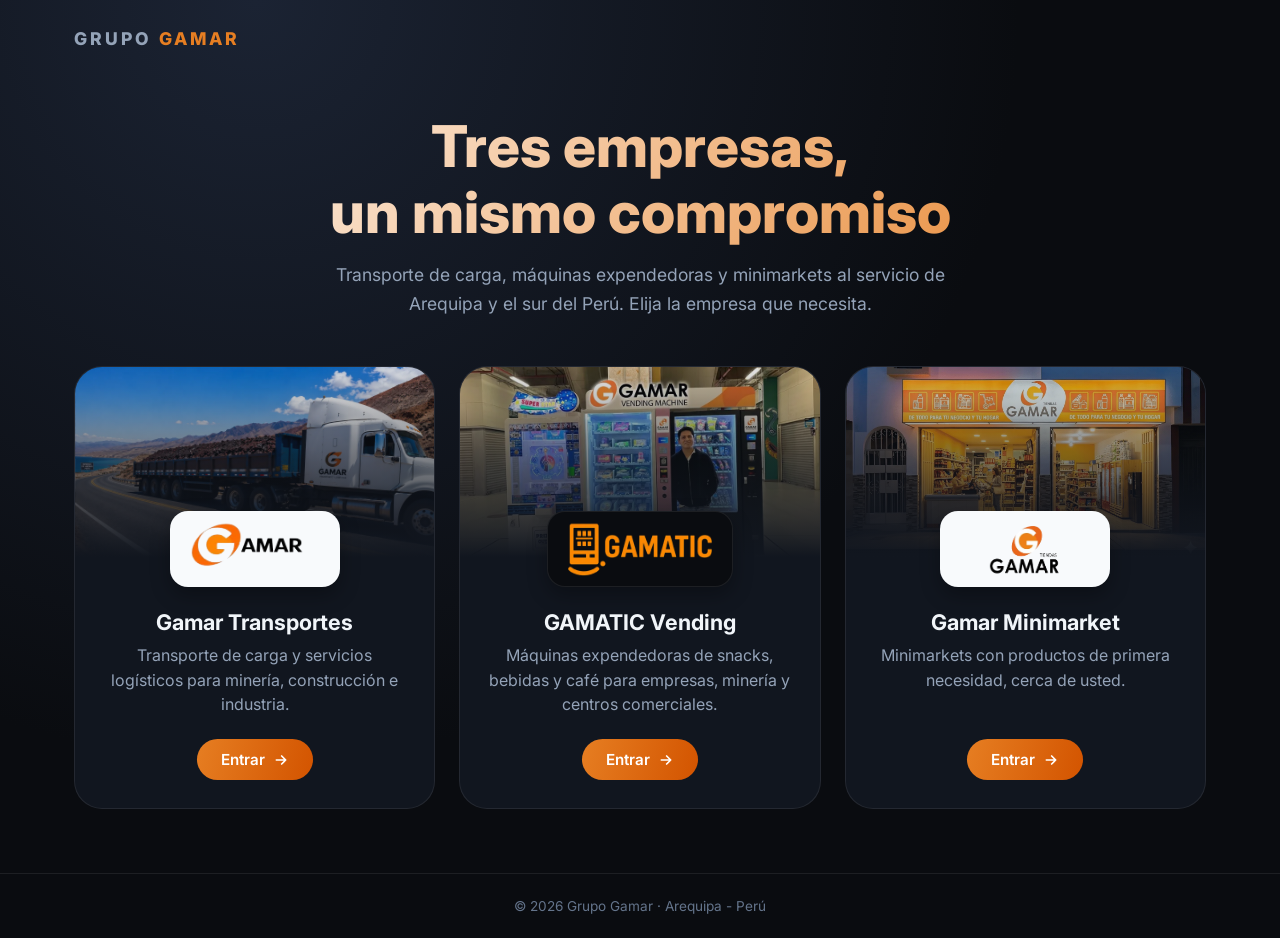
<file: index.html>
<!DOCTYPE html>
<html lang="es">
<head>
    <meta charset="UTF-8">
    <meta name="viewport" content="width=device-width, initial-scale=1.0">
    <title>Grupo Gamar | Transporte, Vending y Minimarkets en Arequipa</title>
    <link rel="canonical" href="https://www.gamarperu.com/">
    <meta property="og:url" content="https://www.gamarperu.com/">
    <meta name="description" content="Grupo Gamar reúne tres empresas del sur del Perú: Gamar Transportes (carga y logística), GAMATIC (máquinas expendedoras) y Gamar Minimarket.">
    <meta name="theme-color" content="#0a0c10">
    <meta property="og:type" content="website">
    <meta property="og:locale" content="es_PE">
    <meta property="og:site_name" content="Grupo Gamar">
    <meta property="og:title" content="Grupo Gamar | Transporte, Vending y Minimarkets">
    <meta property="og:description" content="Tres empresas, un mismo compromiso con el sur del Perú.">
    <link rel="icon" href="/transporte-gamar/images/logog.ico" sizes="any">
    <link rel="preconnect" href="https://fonts.googleapis.com">
    <link rel="preconnect" href="https://fonts.gstatic.com" crossorigin>
    <link href="https://fonts.googleapis.com/css2?family=Inter:wght@400;500;600;700;800&display=swap" rel="stylesheet">
    <style>
        :root {
            --bg: #0a0c10;
            --card: #11161f;
            --text: #f1f5f9;
            --muted: #94a3b8;
            --accent: #e67e22;
            --line: rgba(255, 255, 255, 0.08);
        }
        * { margin: 0; padding: 0; box-sizing: border-box; }
        body {
            font-family: "Inter", system-ui, sans-serif;
            background: radial-gradient(circle at 20% 0%, #1b2333 0%, var(--bg) 55%);
            background-color: var(--bg);
            color: var(--text);
            min-height: 100vh;
            display: flex;
            flex-direction: column;
        }
        .wrap { max-width: 1180px; margin: 0 auto; padding: 0 24px; width: 100%; }
        header { padding: 28px 0 0; }
        .brand { font-weight: 800; font-size: 1.1rem; letter-spacing: 3px; text-transform: uppercase; color: var(--muted); }
        .brand span { color: var(--accent); }
        .intro { text-align: center; padding: 64px 0 48px; }
        .intro h1 {
            font-size: clamp(2.2rem, 5vw, 3.6rem);
            font-weight: 800;
            line-height: 1.15;
            background: linear-gradient(125deg, #ffffff, var(--accent));
            -webkit-background-clip: text;
            background-clip: text;
            color: transparent;
            margin-bottom: 16px;
        }
        .intro p { color: var(--muted); font-size: 1.1rem; max-width: 620px; margin: 0 auto; line-height: 1.6; }
        .grid { display: grid; grid-template-columns: repeat(3, 1fr); gap: 24px; padding-bottom: 64px; }
        .card {
            position: relative;
            display: flex;
            flex-direction: column;
            border-radius: 28px;
            overflow: hidden;
            background: var(--card);
            border: 1px solid var(--line);
            color: inherit;
            text-decoration: none;
            transition: transform 0.25s ease, border-color 0.25s ease, box-shadow 0.25s ease;
        }
        .card:hover, .card:focus-visible {
            transform: translateY(-6px);
            border-color: var(--accent);
            box-shadow: 0 20px 40px rgba(0, 0, 0, 0.35);
            outline: none;
        }
        .card-media {
            height: 190px;
            background-size: cover;
            background-position: center;
            position: relative;
        }
        .card-media::after {
            content: "";
            position: absolute;
            inset: 0;
            background: linear-gradient(180deg, rgba(17, 22, 31, 0.1), var(--card));
        }
        .card-logo {
            position: relative;
            z-index: 1;
            margin: -46px auto 0;
            background: #f8fafc;
            border-radius: 18px;
            padding: 10px 20px;
            height: 76px;
            min-width: 170px;
            display: flex;
            align-items: center;
            justify-content: center;
            box-shadow: 0 8px 20px rgba(0, 0, 0, 0.3);
        }
        .card-logo.dark { background: #0a0c10; border: 1px solid var(--line); }
        .card-logo img { max-height: 56px; max-width: 170px; object-fit: contain; }
        .card-body { padding: 22px 26px 28px; text-align: center; display: flex; flex-direction: column; flex: 1; }
        .card-body h2 { font-size: 1.35rem; margin-bottom: 8px; }
        .card-body p { color: var(--muted); line-height: 1.55; flex: 1; margin-bottom: 22px; }
        .card-cta {
            align-self: center;
            display: inline-flex;
            align-items: center;
            gap: 8px;
            padding: 11px 24px;
            border-radius: 60px;
            font-weight: 600;
            font-size: 0.95rem;
            color: #fff;
            background: linear-gradient(105deg, #e67e22, #d35400);
        }
        .card-cta svg { width: 16px; height: 16px; }
        footer {
            margin-top: auto;
            border-top: 1px solid var(--line);
            padding: 24px 0;
            color: #64748b;
            font-size: 0.85rem;
            text-align: center;
        }
        @media (max-width: 900px) {
            .grid { grid-template-columns: 1fr; max-width: 480px; margin: 0 auto; }
            .intro { padding: 40px 0 32px; }
            .card-media { height: 150px; }
        }
        @media (max-width: 480px) {
            .wrap { padding: 0 16px; }
        }
        @media (prefers-reduced-motion: reduce) {
            .card { transition: none; }
        }
    </style>
</head>
<body>
    <header>
        <div class="wrap"><div class="brand">Grupo <span>Gamar</span></div></div>
    </header>

    <main class="wrap">
        <section class="intro">
            <h1>Tres empresas,<br>un mismo compromiso</h1>
            <p>Transporte de carga, máquinas expendedoras y minimarkets al servicio de Arequipa y el sur del Perú. Elija la empresa que necesita.</p>
        </section>

        <section class="grid" aria-label="Empresas de Grupo Gamar">
            <a class="card" href="/transporte-gamar/">
                <div class="card-media" style="background-image:url('/transporte-gamar/images/portada03.webp')"></div>
                <div class="card-logo"><img src="/gamatic/images/logogamar.webp" alt="Logo Gamar Transportes"></div>
                <div class="card-body">
                    <h2>Gamar Transportes</h2>
                    <p>Transporte de carga y servicios logísticos para minería, construcción e industria.</p>
                    <span class="card-cta">Entrar <svg viewBox="0 0 24 24" fill="none" stroke="currentColor" stroke-width="2.5" stroke-linecap="round" stroke-linejoin="round" aria-hidden="true"><path d="M5 12h14M13 6l6 6-6 6"/></svg></span>
                </div>
            </a>

            <a class="card" href="/gamatic/">
                <div class="card-media" style="background-image:url('/gamatic/images/fondo_nosotros.webp')"></div>
                <div class="card-logo dark"><img src="/gamatic/images/gamatic_logo.webp" alt="Logo GAMATIC"></div>
                <div class="card-body">
                    <h2>GAMATIC Vending</h2>
                    <p>Máquinas expendedoras de snacks, bebidas y café para empresas, minería y centros comerciales.</p>
                    <span class="card-cta">Entrar <svg viewBox="0 0 24 24" fill="none" stroke="currentColor" stroke-width="2.5" stroke-linecap="round" stroke-linejoin="round" aria-hidden="true"><path d="M5 12h14M13 6l6 6-6 6"/></svg></span>
                </div>
            </a>

            <a class="card" href="/minimarket-gamar/">
                <div class="card-media" style="background-image:url('/minimarket-gamar/images/portada_tiendas.webp')"></div>
                <div class="card-logo"><img src="/minimarket-gamar/images/tiendas_sinfondo.webp" alt="Logo Gamar Minimarket"></div>
                <div class="card-body">
                    <h2>Gamar Minimarket</h2>
                    <p>Minimarkets con productos de primera necesidad, cerca de usted.</p>
                    <span class="card-cta">Entrar <svg viewBox="0 0 24 24" fill="none" stroke="currentColor" stroke-width="2.5" stroke-linecap="round" stroke-linejoin="round" aria-hidden="true"><path d="M5 12h14M13 6l6 6-6 6"/></svg></span>
                </div>
            </a>
        </section>
    </main>

    <footer>
        <div class="wrap">&copy; <span id="y">2026</span> Grupo Gamar · Arequipa - Perú</div>
    </footer>
    <script>document.getElementById("y").textContent = new Date().getFullYear();</script>
</body>
</html>
</file>
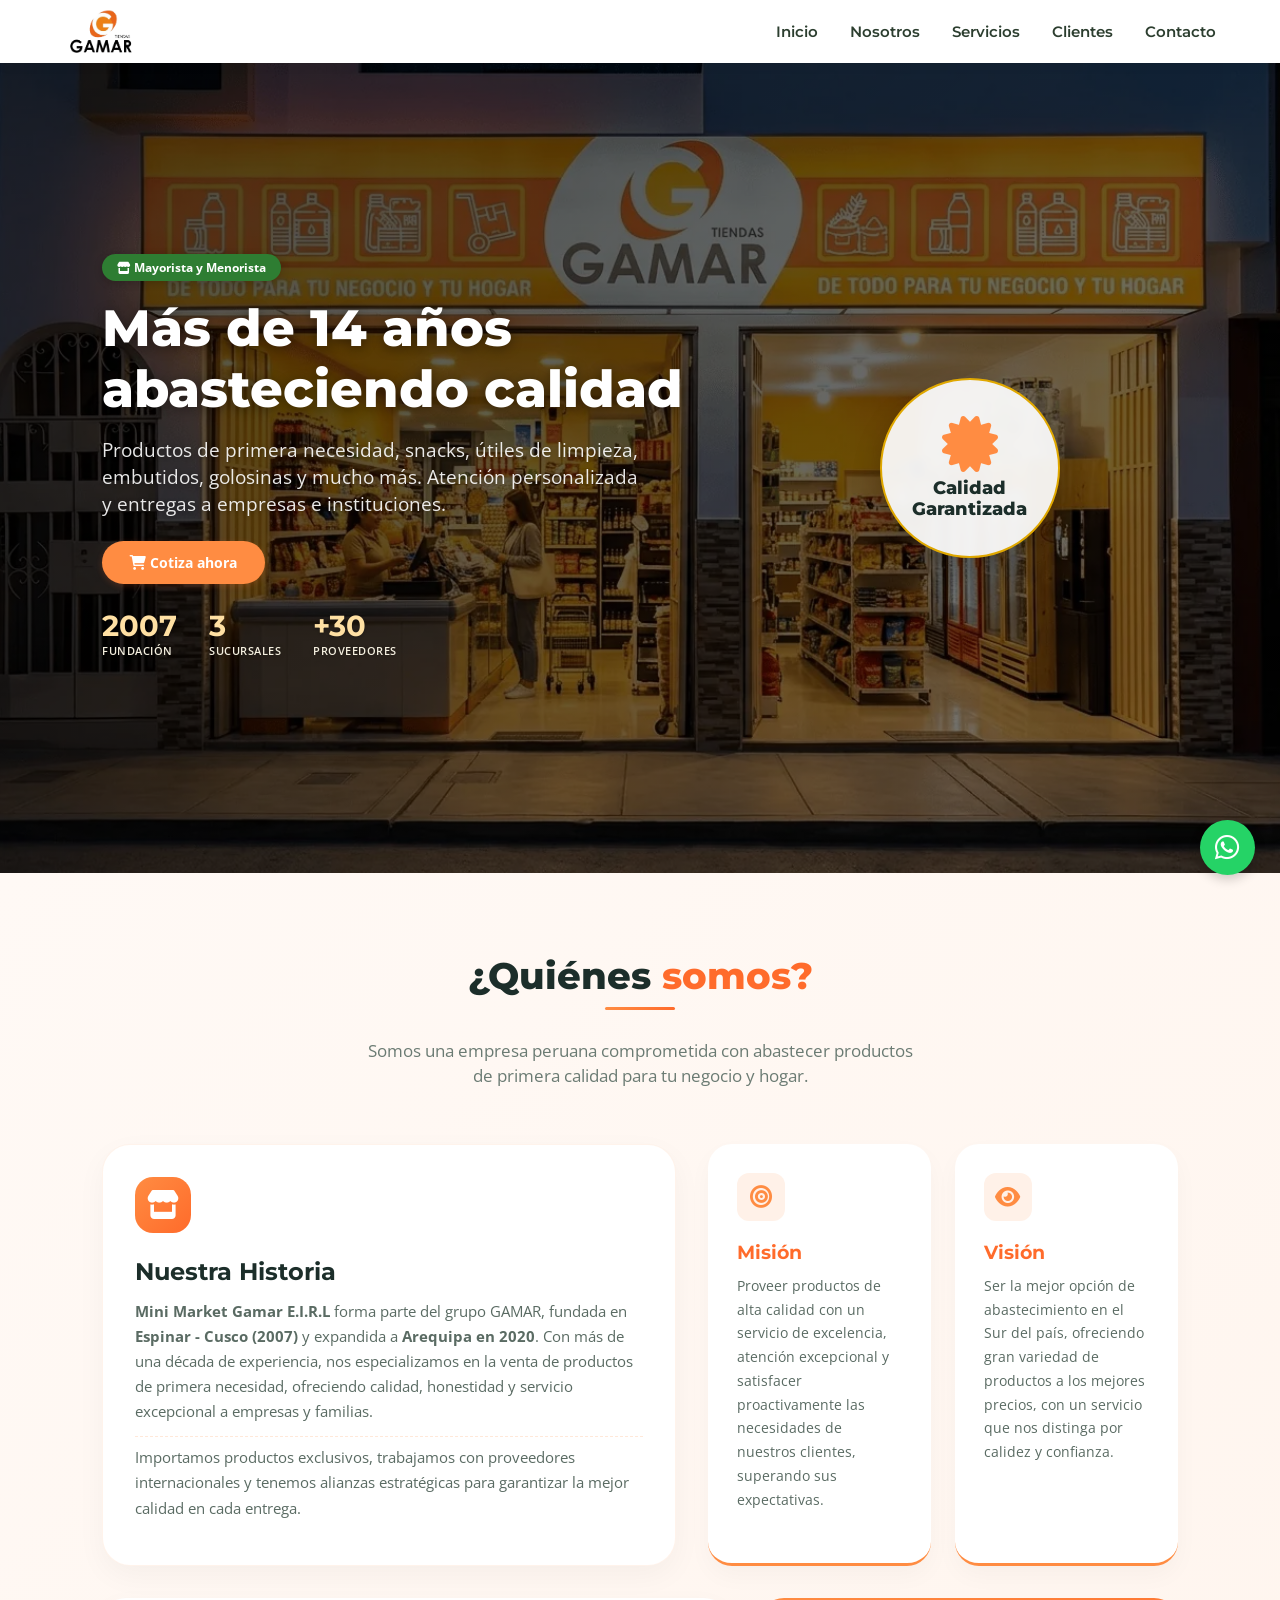
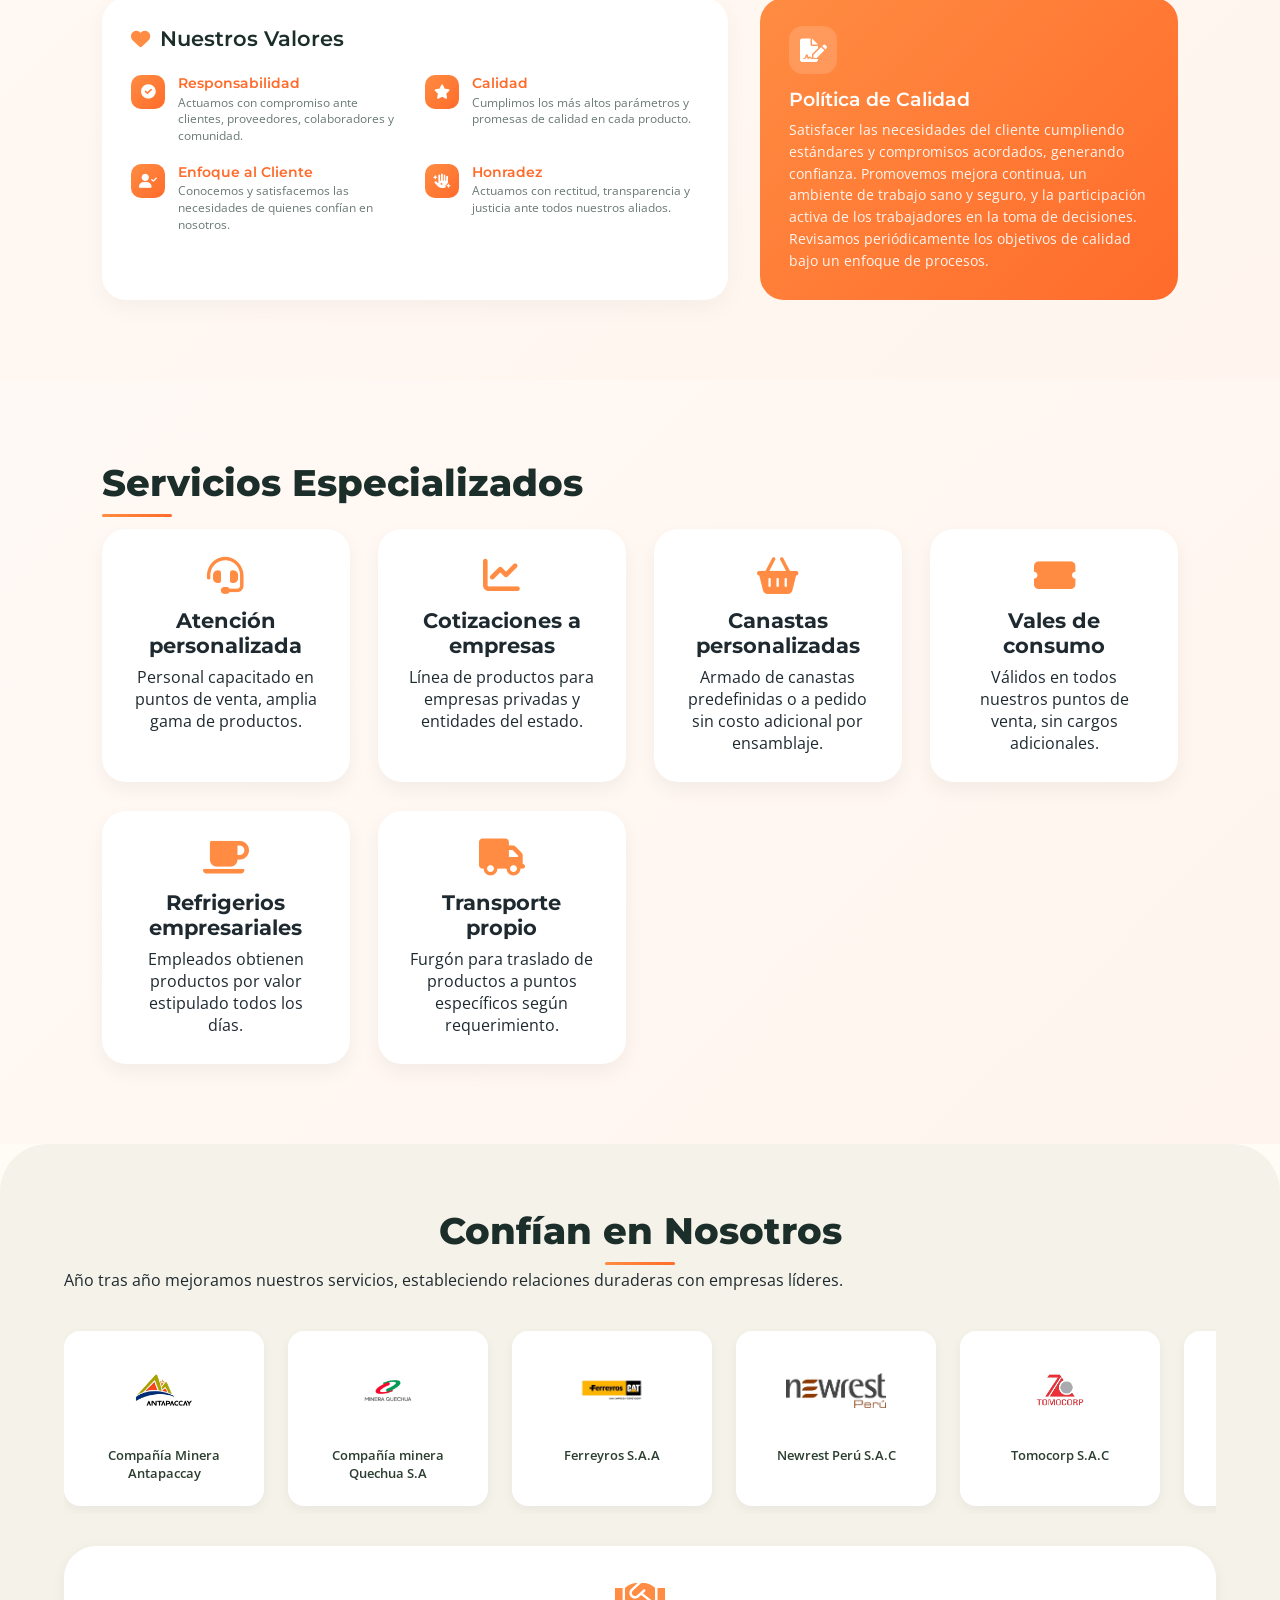
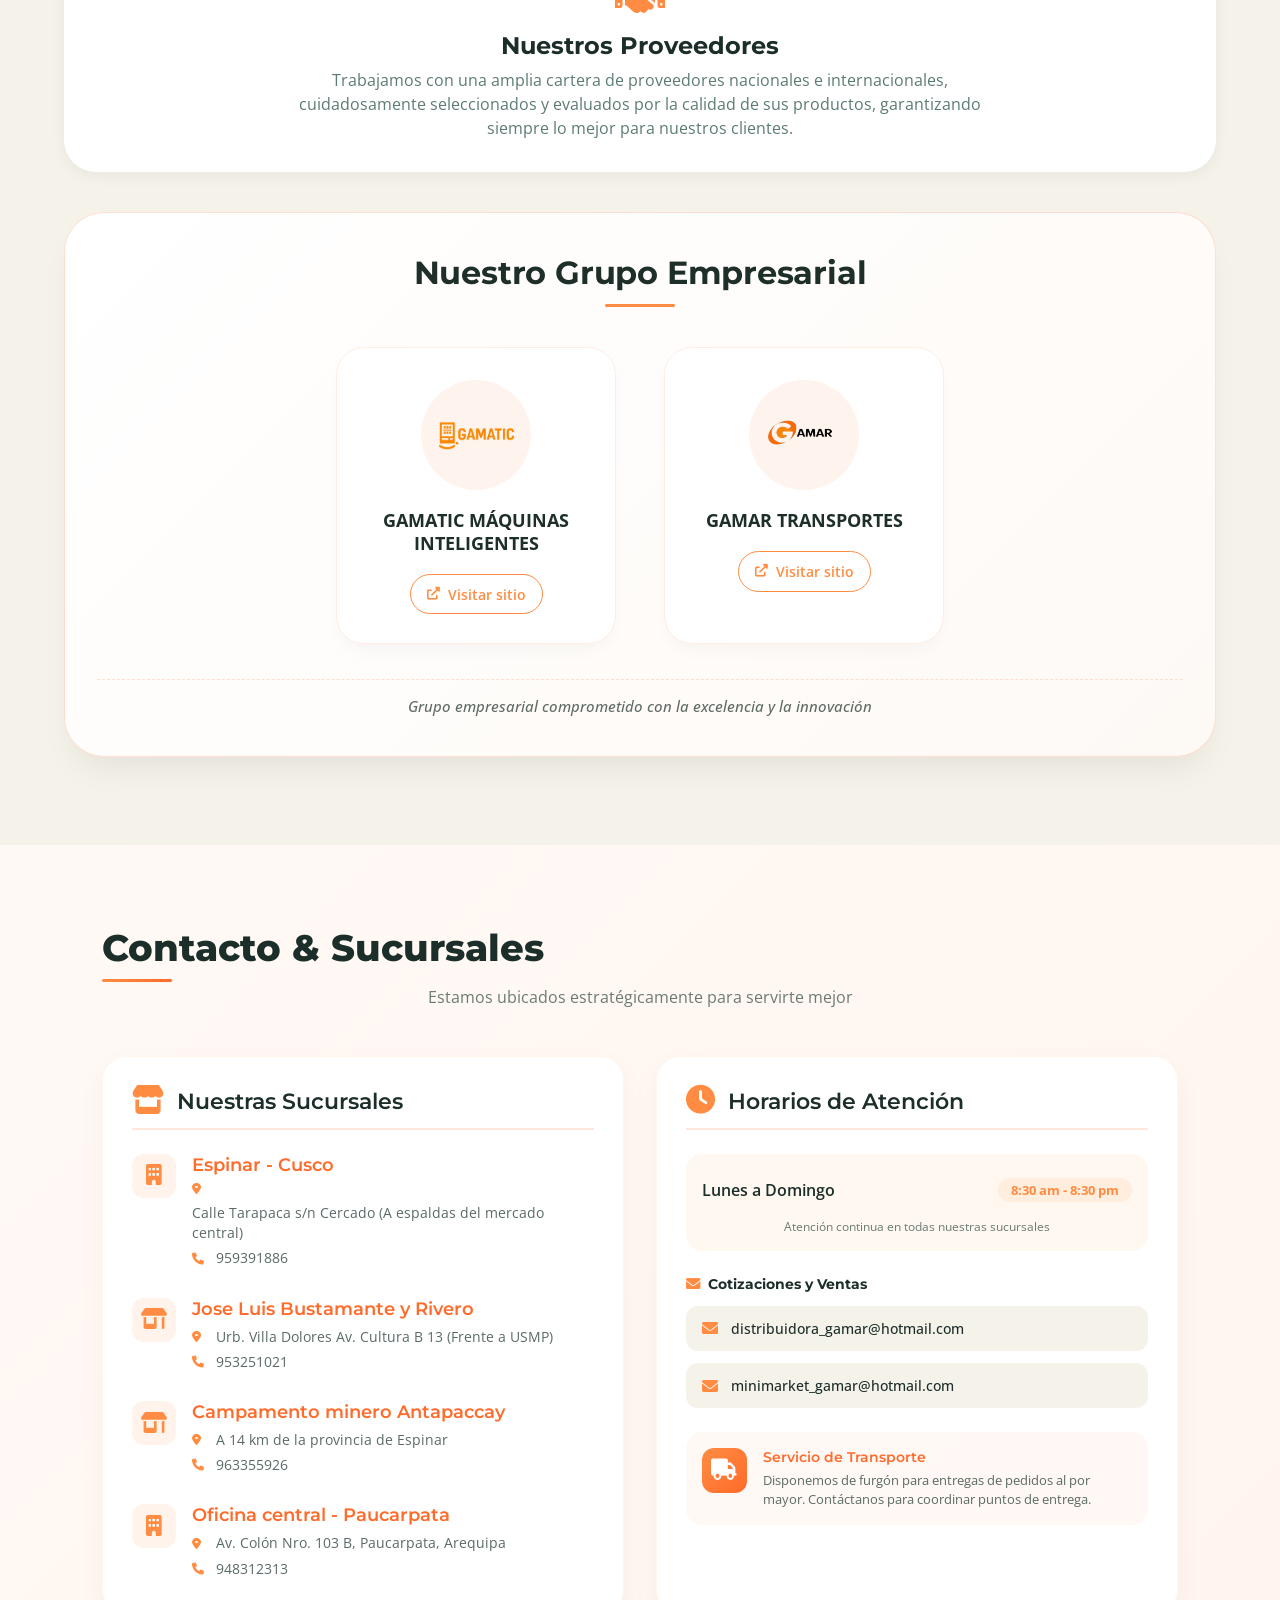
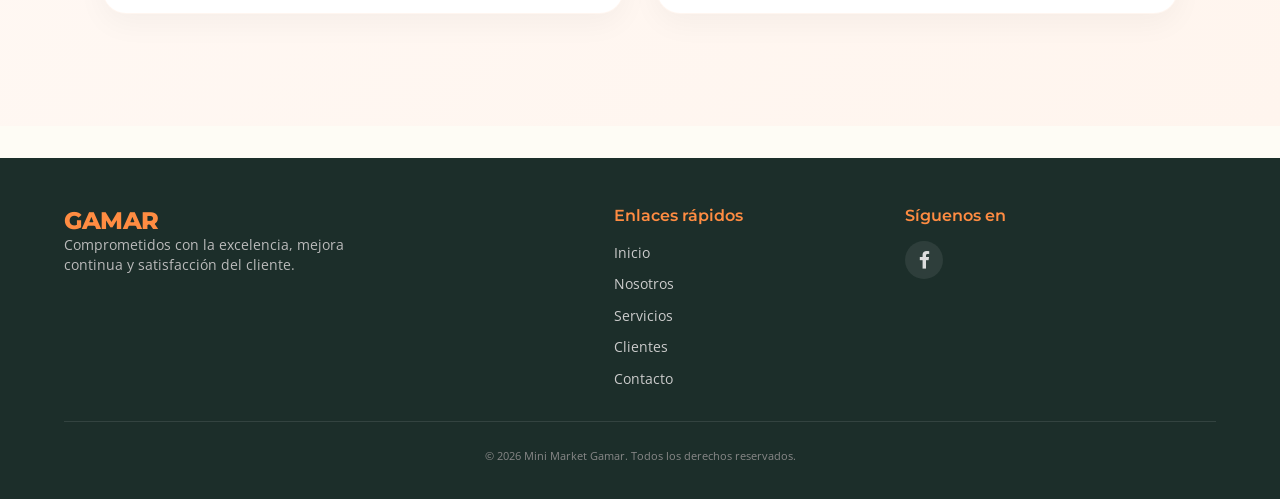
<file: minimarket-gamar/index.html>
<!doctype html>
<html lang="es">
  <head>
    <meta charset="UTF-8" />
    <meta
      name="viewport"
      content="width=device-width, initial-scale=1.0, user-scalable=yes"
    />
    <title>Mini Market Gamar | Distribuidora Mayorista y Minorista en Arequipa · Grupo Gamar</title>
    <link rel="canonical" href="https://www.gamarperu.com/minimarket-gamar/">
    <meta property="og:url" content="https://www.gamarperu.com/minimarket-gamar/">
    <meta name="description" content="Mini Market Gamar: distribuidora mayorista y minorista en Arequipa. Productos de primera necesidad, snacks, limpieza y entregas a empresas e instituciones. Empresa de Grupo Gamar.">
    <meta property="og:title" content="Mini Market Gamar | Distribuidora Mayorista y Minorista en Arequipa · Grupo Gamar">
    <meta property="og:description" content="Mini Market Gamar: distribuidora mayorista y minorista en Arequipa. Productos de primera necesidad, snacks, limpieza y entregas a empresas e instituciones. Empresa de Grupo Gamar.">
    <meta property="og:type" content="website">
    <meta property="og:locale" content="es_PE">

    <!-- FAVICON - Logo personalizado -->
    <link
      rel="shortcut icon"
      href="images/tiendas_gamar.ico"
      type="image/x-icon"
    />
    <link
      rel="icon"
      type="image/png"
      sizes="32x32"
      href="images/tiendas_gamar-32x32.png"
    />
    <link
      rel="icon"
      type="image/png"
      sizes="16x16"
      href="images/tiendas_gamar-16x16.png"
    />
    <link
      rel="apple-touch-icon"
      sizes="180x180"
      href="images/tiendas_gamar-180x180.png"
    />

    <!-- Font Awesome 6 -->
    <link
      rel="stylesheet"
      href="https://cdnjs.cloudflare.com/ajax/libs/font-awesome/6.0.0-beta3/css/all.min.css"
    />
    <!-- Google Fonts: Montserrat + Open Sans -->
    <link
      href="https://fonts.googleapis.com/css2?family=Montserrat:wght@400;500;600;700;800&family=Open+Sans:wght@300;400;600;700&display=swap"
      rel="stylesheet"
    />
    <link rel="stylesheet" href="style.css" />
  </head>
  <body>
    <!-- Barra de navegación -->
    <div class="navbar">
      <div class="logo-container">
        <img src="images/tiendas_sinfondo.webp" alt="GAMAR" class="logo-img" />
      </div>
      <div class="mobile-menu" id="mobileMenuBtn">
        <i class="fas fa-bars"></i>
      </div>
      <ul class="nav-links" id="navLinks">
        <li><a href="#inicio">Inicio</a></li>
        <li><a href="#nosotros">Nosotros</a></li>
        <li><a href="#servicios">Servicios</a></li>
        <li><a href="#clientes">Clientes</a></li>
        <li><a href="#contacto">Contacto</a></li>
      </ul>
    </div>

    <!-- Hero / Inicio -->
    <section id="inicio" class="hero">
      <div class="hero-content">
        <span class="hero-badge"
          ><i class="fas fa-store"></i> Mayorista y Menorista</span
        >
        <h1>
          Más de 14 años <br />
          abasteciendo calidad
        </h1>
        <p>
          Productos de primera necesidad, snacks, útiles de limpieza, embutidos,
          golosinas y mucho más. Atención personalizada y entregas a empresas e
          instituciones.
        </p>
        <a href="#contacto" class="btn-primary"
          ><i class="fas fa-shopping-cart"></i> Cotiza ahora</a
        >
        <div class="hero-stats">
          <div class="stat-item">
            <h3>2007</h3>
            <p>Fundación</p>
          </div>
          <div class="stat-item">
            <h3>3</h3>
            <p>Sucursales</p>
          </div>
          <div class="stat-item">
            <h3>+30</h3>
            <p>Proveedores</p>
          </div>
        </div>
      </div>
      <div class="hero-image">
        <div class="quality-badge">
          <i class="fas fa-certificate"></i>
          <span>Calidad Garantizada</span>
        </div>
      </div>
    </section>

    <!-- Quiénes Somos + Misión, Visión, Valores -->
    <section id="nosotros" class="section">
      <div class="nosotros-container">
        <div class="nosotros-header">
          <h2 class="section-title">
            ¿Quiénes <span class="text-orange">somos?</span>
          </h2>
          <p class="nosotros-intro">
            Somos una empresa peruana comprometida con abastecer productos de
            primera calidad para tu negocio y hogar.
          </p>
        </div>

        <div class="nosotros-grid">
          <!-- Historia -->
          <div class="historia-card">
            <div class="card-icon">
              <i class="fas fa-store"></i>
            </div>
            <h3>Nuestra Historia</h3>
            <p>
              <strong>Mini Market Gamar E.I.R.L</strong> forma parte del grupo
              GAMAR, fundada en <strong>Espinar - Cusco (2007)</strong> y
              expandida a <strong>Arequipa en 2020</strong>. Con más de una
              década de experiencia, nos especializamos en la venta de productos
              de primera necesidad, ofreciendo calidad, honestidad y servicio
              excepcional a empresas y familias.
            </p>
            <p class="mt-2">
              Importamos productos exclusivos, trabajamos con proveedores
              internacionales y tenemos alianzas estratégicas para garantizar la
              mejor calidad en cada entrega.
            </p>
          </div>

          <!-- Tarjetas de Misión y Visión -->
          <div class="mision-vision-grid">
            <div class="mision-card">
              <div class="card-icon">
                <i class="fas fa-bullseye"></i>
              </div>
              <h3>Misión</h3>
              <p>
                Proveer productos de alta calidad con un servicio de excelencia,
                atención excepcional y satisfacer proactivamente las necesidades
                de nuestros clientes, superando sus expectativas.
              </p>
            </div>
            <div class="vision-card">
              <div class="card-icon">
                <i class="fas fa-eye"></i>
              </div>
              <h3>Visión</h3>
              <p>
                Ser la mejor opción de abastecimiento en el Sur del país,
                ofreciendo gran variedad de productos a los mejores precios, con
                un servicio que nos distinga por calidez y confianza.
              </p>
            </div>
          </div>
        </div>

        <!-- Valores + Política de Calidad integrados -->
        <div class="valores-politica">
          <div class="valores-section">
            <h3>
              <i class="fas fa-heart" style="color: var(--primary-orange)"></i>
              Nuestros Valores
            </h3>
            <div class="valores-grid">
              <div class="valor-item">
                <div class="valor-icon">
                  <i class="fas fa-check-circle"></i>
                </div>
                <div>
                  <h4>Responsabilidad</h4>
                  <p>
                    Actuamos con compromiso ante clientes, proveedores,
                    colaboradores y comunidad.
                  </p>
                </div>
              </div>
              <div class="valor-item">
                <div class="valor-icon"><i class="fas fa-star"></i></div>
                <div>
                  <h4>Calidad</h4>
                  <p>
                    Cumplimos los más altos parámetros y promesas de calidad en
                    cada producto.
                  </p>
                </div>
              </div>
              <div class="valor-item">
                <div class="valor-icon"><i class="fas fa-user-check"></i></div>
                <div>
                  <h4>Enfoque al Cliente</h4>
                  <p>
                    Conocemos y satisfacemos las necesidades de quienes confían
                    en nosotros.
                  </p>
                </div>
              </div>
              <div class="valor-item">
                <div class="valor-icon">
                  <i class="fas fa-hand-sparkles"></i>
                </div>
                <div>
                  <h4>Honradez</h4>
                  <p>
                    Actuamos con rectitud, transparencia y justicia ante todos
                    nuestros aliados.
                  </p>
                </div>
              </div>
            </div>
          </div>

          <div class="politica-section">
            <div class="politica-icon">
              <i class="fas fa-file-signature"></i>
            </div>
            <div class="politica-content">
              <h3>Política de Calidad</h3>
              <p>
                Satisfacer las necesidades del cliente cumpliendo estándares y
                compromisos acordados, generando confianza. Promovemos mejora
                continua, un ambiente de trabajo sano y seguro, y la
                participación activa de los trabajadores en la toma de
                decisiones. Revisamos periódicamente los objetivos de calidad
                bajo un enfoque de procesos.
              </p>
            </div>
          </div>
        </div>
      </div>
    </section>

    <!-- Servicios Destacados -->
    <section id="servicios" class="section">
      <h2 class="section-title">Servicios Especializados</h2>
      <div class="services-grid">
        <div class="service-card">
          <i class="fas fa-headset"></i>
          <h3>Atención personalizada</h3>
          <p>
            Personal capacitado en puntos de venta, amplia gama de productos.
          </p>
        </div>
        <div class="service-card">
          <i class="fas fa-chart-line"></i>
          <h3>Cotizaciones a empresas</h3>
          <p>
            Línea de productos para empresas privadas y entidades del estado.
          </p>
        </div>
        <div class="service-card">
          <i class="fas fa-basket-shopping"></i>
          <h3>Canastas personalizadas</h3>
          <p>
            Armado de canastas predefinidas o a pedido sin costo adicional por
            ensamblaje.
          </p>
        </div>
        <div class="service-card">
          <i class="fas fa-ticket-alt"></i>
          <h3>Vales de consumo</h3>
          <p>
            Válidos en todos nuestros puntos de venta, sin cargos adicionales.
          </p>
        </div>
        <div class="service-card">
          <i class="fas fa-coffee"></i>
          <h3>Refrigerios empresariales</h3>
          <p>
            Empleados obtienen productos por valor estipulado todos los días.
          </p>
        </div>
        <div class="service-card">
          <i class="fas fa-truck"></i>
          <h3>Transporte propio</h3>
          <p>
            Furgón para traslado de productos a puntos específicos según
            requerimiento.
          </p>
        </div>
      </div>
    </section>

    <!-- Nuestros Clientes y Proveedores -->
    <section id="clientes" class="client-section">
      <h2 class="section-title">Confían en Nosotros</h2>
      <p style="margin-bottom: 1.5rem">
        Año tras año mejoramos nuestros servicios, estableciendo relaciones
        duraderas con empresas líderes.
      </p>

      <div class="client-carousel-container">
        <div class="client-carousel">
          <div class="client-carousel-track" id="clientTrack"></div>
        </div>
      </div>

      <div class="proveedores-text">
        <i class="fas fa-handshake"></i>
        <h3>Nuestros Proveedores</h3>
        <p>
          Trabajamos con una amplia cartera de proveedores nacionales e
          internacionales, cuidadosamente seleccionados y evaluados por la
          calidad de sus productos, garantizando siempre lo mejor para nuestros
          clientes.
        </p>
      </div>

      <!-- HTML del bloque Grupo Empresarial-->
      <div class="grupo-empresarial">
        <h3 class="grupo-titulo">Nuestro Grupo Empresarial</h3>

        <div class="grupo-logos">
          <!-- GAMATIC -->
          <div class="grupo-item">
            <div class="grupo-icon">
              <img
                src="images/gamatic_logo.webp"
                alt="GAMATIC"
                class="grupo-img"
              />
            </div>
            <span>GAMATIC MÁQUINAS INTELIGENTES</span>
            <button
              class="grupo-btn"
              data-url="/gamatic/"
            >
              <i class="fas fa-external-link-alt"></i> Visitar sitio
            </button>
          </div>

          <!-- GAMAR TIENDAS -->
          <div class="grupo-item">
            <div class="grupo-icon">
              <img
                src="images/logogamar.webp"
                alt="GAMAR TIENDAS"
                class="grupo-img"
              />
            </div>
            <span>GAMAR TRANSPORTES</span>
            <button
              class="grupo-btn"
              data-url="/transporte-gamar/"
            >
              <i class="fas fa-external-link-alt"></i> Visitar sitio
            </button>
          </div>
        </div>

        <div class="grupo-footer">
          <p>
            Grupo empresarial comprometido con la excelencia y la innovación
          </p>
        </div>
      </div>
    </section>

    <!-- Contacto y ubicaciones -->
    <section id="contacto" class="section">
      <div class="contact-header">
        <h2 class="section-title">Contacto & <span>Sucursales</span></h2>
        <p class="contact-subtitle">
          Estamos ubicados estratégicamente para servirte mejor
        </p>
      </div>

      <div class="contact-grid">
        <!-- Tarjeta de Sucursales -->
        <div class="contact-card">
          <div class="card-header">
            <i class="fas fa-store"></i>
            <h3>Nuestras Sucursales</h3>
          </div>
          <div class="sucursales-list">
            <div class="sucursal-item">
              <div class="sucursal-icon">
                <i class="fas fa-building"></i>
              </div>
              <div class="sucursal-info">
                <h4>Espinar - Cusco</h4>
                <p>
                  <i class="fas fa-map-marker-alt"></i> Calle Tarapaca s/n
                  Cercado (A espaldas del mercado central)
                </p>
                <p><i class="fas fa-phone"></i> 959391886</p>
              </div>
            </div>
            <div class="sucursal-item">
              <div class="sucursal-icon">
                <i class="fa-solid fa-shop"></i>
              </div>
              <div class="sucursal-info">
                <h4>Jose Luis Bustamante y Rivero</h4>
                <p>
                  <i class="fas fa-map-marker-alt"></i> Urb. Villa Dolores Av.
                  Cultura B 13 (Frente a USMP)
                </p>
                <p><i class="fas fa-phone"></i> 953251021</p>
              </div>
            </div>
            <div class="sucursal-item">
              <div class="sucursal-icon">
                <i class="fa-solid fa-shop"></i>
              </div>
              <div class="sucursal-info">
                <h4>Campamento minero Antapaccay</h4>
                <p>
                  <i class="fas fa-map-marker-alt"></i> A 14 km de la provincia
                  de Espinar
                </p>
                <p><i class="fas fa-phone"></i> 963355926</p>
              </div>
            </div>
            <div class="sucursal-item">
              <div class="sucursal-icon">
                <i class="fas fa-building"></i>
              </div>
              <div class="sucursal-info">
                <h4>Oficina central - Paucarpata</h4>
                <p>
                  <i class="fas fa-map-marker-alt"></i> Av. Colón Nro. 103 B,
                  Paucarpata, Arequipa
                </p>
                <p><i class="fas fa-phone"></i> 948312313</p>
              </div>
            </div>
          </div>
        </div>

        <!-- Tarjeta de Horarios y Contacto -->
        <div class="contact-card">
          <div class="card-header">
            <i class="fas fa-clock"></i>
            <h3>Horarios de Atención</h3>
          </div>
          <div class="horario-info">
            <div class="horario-dia">
              <span class="dia">Lunes a Domingo</span>
              <span class="hora">8:30 am - 8:30 pm</span>
            </div>
            <p class="nota">Atención continua en todas nuestras sucursales</p>
          </div>

          <div class="contacto-directo">
            <h4><i class="fas fa-envelope"></i> Cotizaciones y Ventas</h4>
            <div class="email-box">
              <i class="fas fa-envelope"></i>
              <span>distribuidora_gamar@hotmail.com</span>
            </div>
            <div class="email-box">
              <i class="fas fa-envelope"></i>
              <span>minimarket_gamar@hotmail.com</span>
            </div>
          </div>

          <div class="servicio-transporte">
            <div class="transporte-icon">
              <i class="fas fa-truck"></i>
            </div>
            <div class="transporte-info">
              <h4>Servicio de Transporte</h4>
              <p>
                Disponemos de furgón para entregas de pedidos al por mayor.
                Contáctanos para coordinar puntos de entrega.
              </p>
            </div>
          </div>
        </div>
      </div>
    </section>

    <footer>
      <div class="footer-container">
        <div class="footer-brand">
          <div class="footer-logo">
            <h3>GAMAR</h3>
          </div>
          <p class="footer-slogan">
            Comprometidos con la excelencia, mejora continua y satisfacción del
            cliente.
          </p>
        </div>

        <div class="footer-links">
          <h4>Enlaces rápidos</h4>
          <ul>
            <li><a href="#inicio">Inicio</a></li>
            <li><a href="#nosotros">Nosotros</a></li>
            <li><a href="#servicios">Servicios</a></li>
            <li><a href="#clientes">Clientes</a></li>
            <li><a href="#contacto">Contacto</a></li>
          </ul>
        </div>

        <div class="footer-social">
          <h4>Síguenos en</h4>
          <div class="social-icons">
            <a href="https://www.facebook.com/TIENDASGAMAR" target="_blank"
              ><i class="fab fa-facebook-f"></i
            ></a>
          </div>
        </div>
      </div>

      <div class="footer-bottom">
        <div class="footer-copyright">
          <p class="copyright-year">
            © 2026 Mini Market Gamar. Todos los derechos reservados.
          </p>
        </div>
      </div>
    </footer>

    <!-- Botón flotante WhatsApp -->
    <a
      href="https://wa.me/51959391886?text=Hola%20Gamar!%20Deseo%20recibir%20información%20sobre%20productos%20y%20servicios."
      class="whatsapp-float"
      target="_blank"
    >
      <i class="fab fa-whatsapp"></i>
    </a>

    <script src="script.js"></script>
  </body>
</html>
</file>
<file: minimarket-gamar/style.css>
* {
    margin: 0;
    padding: 0;
    box-sizing: border-box;
}

body {
    font-family: 'Open Sans', sans-serif;
    background-color: #fefcf5;
    color: #1e2a2f;
    scroll-behavior: smooth;
}

h1,
h2,
h3,
h4,
.logo-text,
.nav-links a,
.btn,
.section-title {
    font-family: 'Montserrat', sans-serif;
}

/* Paleta de colores - Actualizada con naranja */
:root {
    --primary-orange: #FF8C42;
    --primary-orange-dark: #FF6B2B;
    --primary-green: #2E7D32;
    --dark-bg: #1C2E2A;
    --warm-bg: #FFF8ED;
    --gold-accent: #E0A800;
    --gray-light: #F5F2EA;
    --gray-medium: #D9D2C5;
    --text-dark: #2C3E2F;
    --shadow-sm: 0 8px 20px rgba(0, 0, 0, 0.05);
    --shadow-md: 0 12px 28px rgba(0, 0, 0, 0.08);
}

/* Header / Navegación */
.navbar {
    background: white;
    box-shadow: 0 2px 12px rgba(0, 0, 0, 0.05);
    position: sticky;
    top: 0;
    z-index: 1000;
    padding: 0.4rem 5%;
    display: flex;
    align-items: center;
    justify-content: space-between;
    flex-wrap: wrap;
}

.logo-container {
    display: flex;
    align-items: center;
}

.logo-img {
    height: 50px;
    width: auto;
    object-fit: contain;
}

@media (max-width: 768px) {
    .logo-img {
        height: 50px;
    }
}

.nav-links {
    display: flex;
    gap: 2rem;
    list-style: none;
}

.nav-links a {
    text-decoration: none;
    font-weight: 600;
    color: #2c3e2f;
    transition: 0.2s;
    font-size: 0.95rem;
}

.nav-links a:hover {
    color: var(--primary-orange);
}

.mobile-menu {
    display: none;
    font-size: 1.6rem;
    cursor: pointer;
    color: var(--primary-orange);
}

/* Botones */
.btn-primary {
    background: var(--primary-orange);
    color: white;
    padding: 12px 28px;
    border: none;
    border-radius: 40px;
    font-weight: 700;
    font-size: 0.9rem;
    cursor: pointer;
    transition: all 0.25s;
    display: inline-block;
    text-decoration: none;
    box-shadow: 0 2px 6px rgba(255, 107, 43, 0.2);
}

.btn-primary:hover {
    background: var(--primary-orange-dark);
    transform: translateY(-2px);
}

.btn-outline {
    background: transparent;
    border: 2px solid var(--primary-orange);
    color: var(--primary-orange);
    padding: 10px 26px;
    border-radius: 40px;
    font-weight: 700;
    transition: 0.2s;
    text-decoration: none;
    display: inline-block;
}

.btn-outline:hover {
    background: var(--primary-orange);
    color: white;
}

/* Hero - Sección con imagen de fondo */
.hero {
    position: relative;
    background-image: url('images/portada_tiendas.webp');
    background-size: cover;
    background-position: center;
    background-repeat: no-repeat;
    padding: 4rem 5%;
    display: flex;
    flex-wrap: wrap;
    align-items: center;
    justify-content: space-between;
    gap: 2rem;
    min-height: auto;
}

@media (min-width: 1200px) {
    .hero {
        padding: 5rem 8%;
        min-height: 90vh;
    }
}

@media (max-width: 768px) {
    .hero {
        padding: 3rem 5%;
        text-align: center;
        flex-direction: column;
        background-position: center 30%;
    }
}

/* Capa oscura */
.hero::before {
    content: '';
    position: absolute;
    top: 0;
    left: 0;
    width: 100%;
    height: 100%;
    background: linear-gradient(135deg, rgba(0, 0, 0, 0.7) 0%, rgba(0, 0, 0, 0.5) 100%);
    z-index: 1;
    pointer-events: none;
}

.hero-content,
.hero-image {
    position: relative;
    z-index: 2;
}

.hero-content h1 {
    color: #ffffff;
    text-shadow: 0 2px 12px rgba(0, 0, 0, 0.4);
    font-size: 2.5rem;
    font-weight: 800;
    margin-bottom: 1rem;
    line-height: 1.2;
}

@media (min-width: 1200px) {
    .hero-content h1 {
        font-size: 3.2rem;
    }
}

@media (max-width: 768px) {
    .hero-content h1 {
        font-size: 2rem;
    }
}

@media (max-width: 480px) {
    .hero-content h1 {
        font-size: 1.6rem;
    }
}

.hero-content p {
    color: rgba(255, 255, 255, 0.9);
    text-shadow: 0 1px 4px rgba(0, 0, 0, 0.3);
    font-size: 1rem;
    margin-bottom: 1.5rem;
    max-width: 550px;
}

@media (min-width: 1200px) {
    .hero-content p {
        font-size: 1.2rem;
    }
}

@media (max-width: 768px) {
    .hero-content p {
        max-width: 100%;
        margin-left: auto;
        margin-right: auto;
    }
}

.hero-badge {
    background: var(--primary-green);
    color: white;
    display: inline-block;
    padding: 5px 15px;
    border-radius: 30px;
    font-size: 0.75rem;
    font-weight: 700;
    margin-bottom: 1rem;
    box-shadow: 0 2px 8px rgba(0, 0, 0, 0.2);
}

@media (max-width: 768px) {
    .hero-badge {
        margin-left: auto;
        margin-right: auto;
    }
}

.hero-stats {
    display: flex;
    gap: 2rem;
    margin-top: 1.5rem;
}

@media (max-width: 768px) {
    .hero-stats {
        justify-content: center;
        flex-wrap: wrap;
        gap: 1.5rem;
    }
}

.stat-item h3 {
    font-size: 1.5rem;
    color: #FFE0A3;
    text-shadow: 0 1px 3px rgba(0, 0, 0, 0.3);
}

@media (min-width: 1200px) {
    .stat-item h3 {
        font-size: 1.8rem;
    }
}

.stat-item p {
    font-size: 0.7rem;
    color: #F5F0E0;
    text-transform: uppercase;
    letter-spacing: 0.5px;
    font-weight: 600;
}

/* Sello de calidad */
.hero-image {
    flex: 0.9;
    display: flex;
    justify-content: center;
    align-items: center;
}

@media (max-width: 768px) {
    .hero-image {
        order: 2;
        margin-top: 1rem;
        width: 100%;
    }
}

.quality-badge {
    background: rgba(255, 255, 255, 0.92);
    backdrop-filter: blur(4px);
    border-radius: 50%;
    width: 140px;
    height: 140px;
    display: flex;
    flex-direction: column;
    justify-content: center;
    align-items: center;
    text-align: center;
    box-shadow: 0 15px 30px rgba(0, 0, 0, 0.2);
    border: 2px solid var(--gold-accent);
    transition: transform 0.3s ease;
    padding: 0.5rem;
}

@media (min-width: 1200px) {
    .quality-badge {
        width: 180px;
        height: 180px;
    }
}

@media (max-width: 768px) {
    .quality-badge {
        width: 120px;
        height: 120px;
        margin: 0 auto;
    }
}

.quality-badge i {
    font-size: 2.5rem;
    color: var(--primary-orange);
    margin-bottom: 0.3rem;
}

@media (min-width: 1200px) {
    .quality-badge i {
        font-size: 3.5rem;
    }
}

.quality-badge span {
    font-weight: 800;
    font-size: 0.85rem;
    color: var(--dark-bg);
    font-family: 'Montserrat', sans-serif;
    line-height: 1.2;
    max-width: 100%;
    padding: 0 0.5rem;
}

@media (min-width: 1200px) {
    .quality-badge span {
        font-size: 1.1rem;
    }
}

.quality-badge:hover {
    transform: scale(1.02);
}

/* Sección Quiénes Somos */
.section {
    padding: 4rem 5%;
    background: linear-gradient(135deg, #FFF9F5 0%, #FFF5EE 100%);
}

@media (min-width: 1200px) {
    .section {
        padding: 5rem 8%;
    }
}

@media (max-width: 768px) {
    .section {
        padding: 3rem 5%;
    }
}

.nosotros-container {
    max-width: 1200px;
    margin: 0 auto;
}

.nosotros-header {
    text-align: center;
    margin-bottom: 2.5rem;
}

@media (min-width: 1200px) {
    .nosotros-header {
        margin-bottom: 3.5rem;
    }
}

.section-title {
    font-size: 1.8rem;
    font-weight: 800;
    color: #1C2E2A;
    margin-bottom: 1rem;
    position: relative;
    display: inline-block;
    text-align: center;
}

@media (min-width: 768px) {
    .section-title {
        font-size: 2rem;
    }
}

@media (min-width: 1200px) {
    .section-title {
        font-size: 2.3rem;
    }
}

.section-title:after {
    content: '';
    width: 50px;
    height: 3px;
    background: linear-gradient(90deg, var(--primary-orange), var(--primary-orange-dark));
    position: absolute;
    bottom: -10px;
    left: 50%;
    transform: translateX(-50%);
    border-radius: 3px;
}

@media (min-width: 768px) {
    .section-title:after {
        width: 60px;
        bottom: -12px;
    }
}

@media (min-width: 1200px) {
    .section-title:after {
        width: 70px;
    }
}

.text-orange {
    color: var(--primary-orange-dark);
}

.nosotros-intro {
    font-size: 0.95rem;
    color: #6B7B73;
    max-width: 90%;
    margin: 1.5rem auto 0;
    text-align: center;
    line-height: 1.5;
}

@media (min-width: 768px) {
    .nosotros-intro {
        font-size: 1rem;
        max-width: 80%;
    }
}

@media (min-width: 1200px) {
    .nosotros-intro {
        font-size: 1.05rem;
        max-width: 550px;
    }
}

/* Grid principal */
.nosotros-grid {
    display: grid;
    grid-template-columns: 1fr;
    gap: 1.5rem;
    margin-bottom: 2rem;
}

@media (min-width: 992px) {
    .nosotros-grid {
        grid-template-columns: 1.1fr 0.9fr;
        gap: 2rem;
    }
}

/* Tarjeta de Historia */
.historia-card {
    background: white;
    padding: 1.5rem;
    border-radius: 24px;
    box-shadow: 0 10px 30px rgba(0, 0, 0, 0.04);
    transition: all 0.35s ease;
    border: 1px solid rgba(255, 140, 66, 0.1);
}

@media (min-width: 768px) {
    .historia-card {
        padding: 2rem;
        border-radius: 28px;
    }
}

.historia-card:hover {
    transform: translateY(-5px);
    box-shadow: 0 20px 40px rgba(255, 107, 43, 0.12);
}

.card-icon {
    width: 48px;
    height: 48px;
    background: linear-gradient(135deg, var(--primary-orange), var(--primary-orange-dark));
    border-radius: 16px;
    display: flex;
    align-items: center;
    justify-content: center;
    margin-bottom: 1.2rem;
}

@media (min-width: 768px) {
    .card-icon {
        width: 56px;
        height: 56px;
        border-radius: 18px;
        margin-bottom: 1.5rem;
    }
}

.card-icon i {
    font-size: 1.5rem;
    color: white;
}

@media (min-width: 768px) {
    .card-icon i {
        font-size: 1.8rem;
    }
}

.historia-card h3 {
    font-size: 1.3rem;
    color: #1C2E2A;
    margin-bottom: 0.8rem;
    font-weight: 700;
}

@media (min-width: 768px) {
    .historia-card h3 {
        font-size: 1.5rem;
    }
}

.historia-card p {
    color: #5A6B63;
    line-height: 1.6;
    margin-bottom: 0.75rem;
    font-size: 0.88rem;
}

@media (min-width: 768px) {
    .historia-card p {
        font-size: 0.95rem;
        line-height: 1.65;
    }
}

.mt-2 {
    margin-top: 0.75rem;
    padding-top: 0.5rem;
    border-top: 1px dashed rgba(255, 140, 66, 0.2);
}

/* Misión y Visión Grid */
.mision-vision-grid {
    display: grid;
    grid-template-columns: 1fr;
    gap: 1rem;
}

@media (min-width: 768px) {
    .mision-vision-grid {
        gap: 1.5rem;
    }
}

@media (min-width: 992px) {
    .mision-vision-grid {
        grid-template-columns: 1fr 1fr;
        gap: 1.5rem;
    }
}

.mision-card,
.vision-card {
    background: white;
    padding: 1.3rem;
    border-radius: 20px;
    box-shadow: 0 10px 25px rgba(0, 0, 0, 0.03);
    transition: all 0.35s ease;
    border-bottom: 3px solid var(--primary-orange);
}

@media (min-width: 768px) {
    .mision-card,
    .vision-card {
        padding: 1.8rem;
        border-radius: 24px;
    }
}

.mision-card:hover,
.vision-card:hover {
    transform: translateY(-5px);
    box-shadow: 0 15px 35px rgba(0, 0, 0, 0.08);
}

.mision-card .card-icon,
.vision-card .card-icon {
    width: 42px;
    height: 42px;
    background: rgba(255, 140, 66, 0.12);
    border-radius: 12px;
    margin-bottom: 1rem;
}

@media (min-width: 768px) {
    .mision-card .card-icon,
    .vision-card .card-icon {
        width: 48px;
        height: 48px;
        margin-bottom: 1.2rem;
    }
}

.mision-card .card-icon i,
.vision-card .card-icon i {
    font-size: 1.2rem;
    color: var(--primary-orange);
}

@media (min-width: 768px) {
    .mision-card .card-icon i,
    .vision-card .card-icon i {
        font-size: 1.4rem;
    }
}

.mision-card h3,
.vision-card h3 {
    font-size: 1.1rem;
    color: var(--primary-orange-dark);
    margin-bottom: 0.6rem;
    font-weight: 700;
}

@media (min-width: 768px) {
    .mision-card h3,
    .vision-card h3 {
        font-size: 1.2rem;
    }
}

.mision-card p,
.vision-card p {
    color: #5A6B63;
    line-height: 1.6;
    font-size: 0.85rem;
}

@media (min-width: 768px) {
    .mision-card p,
    .vision-card p {
        font-size: 0.9rem;
        line-height: 1.65;
    }
}

/* Valores y Política */
.valores-politica {
    display: grid;
    grid-template-columns: 1fr;
    gap: 1.5rem;
    margin-top: 0.5rem;
}

@media (min-width: 992px) {
    .valores-politica {
        grid-template-columns: 1.5fr 1fr;
        gap: 2rem;
    }
}

.valores-section {
    background: white;
    padding: 1.3rem;
    border-radius: 20px;
    box-shadow: 0 8px 24px rgba(0, 0, 0, 0.04);
}

@media (min-width: 768px) {
    .valores-section {
        padding: 1.8rem;
        border-radius: 24px;
    }
}

.valores-section h3 {
    font-size: 1.2rem;
    color: #1C2E2A;
    margin-bottom: 1.2rem;
    display: flex;
    align-items: center;
    gap: 8px;
    font-weight: 600;
}

@media (min-width: 768px) {
    .valores-section h3 {
        font-size: 1.3rem;
        margin-bottom: 1.5rem;
        gap: 10px;
    }
}

.valores-section h3 i {
    font-size: 1.2rem;
    color: var(--primary-orange);
}

.valores-grid {
    display: grid;
    grid-template-columns: 1fr;
    gap: 1rem;
}

@media (min-width: 576px) {
    .valores-grid {
        grid-template-columns: 1fr 1fr;
        gap: 1.2rem;
    }
}

.valor-item {
    display: flex;
    gap: 0.8rem;
    align-items: flex-start;
}

@media (max-width: 576px) {
    .valor-item {
        flex-direction: column;
        text-align: center;
        align-items: center;
        gap: 0.5rem;
    }
}

.valor-icon {
    width: 30px;
    height: 30px;
    background: linear-gradient(135deg, var(--primary-orange), var(--primary-orange-dark));
    border-radius: 8px;
    display: flex;
    align-items: center;
    justify-content: center;
    flex-shrink: 0;
}

@media (min-width: 768px) {
    .valor-icon {
        width: 34px;
        height: 34px;
        border-radius: 10px;
    }
}

.valor-icon i {
    font-size: 0.9rem;
    color: white;
}

.valor-item h4 {
    font-size: 0.85rem;
    color: var(--primary-orange-dark);
    margin-bottom: 0.2rem;
    font-weight: 600;
}

.valor-item p {
    font-size: 0.75rem;
    color: #6B7B73;
    line-height: 1.4;
}

@media (max-width: 576px) {
    .valor-item p {
        text-align: center;
    }
}

/* Política de Calidad */
.politica-section {
    background: linear-gradient(135deg, var(--primary-orange), var(--primary-orange-dark));
    padding: 1.3rem;
    border-radius: 20px;
    color: white;
    display: flex;
    flex-direction: column;
    gap: 0.8rem;
}

@media (min-width: 768px) {
    .politica-section {
        padding: 1.8rem;
        border-radius: 24px;
        gap: 0.8rem;
    }
}

.politica-icon {
    width: 42px;
    height: 42px;
    background: rgba(255, 255, 255, 0.15);
    border-radius: 12px;
    display: flex;
    align-items: center;
    justify-content: center;
}

@media (min-width: 768px) {
    .politica-icon {
        width: 48px;
        height: 48px;
        border-radius: 14px;
    }
}

.politica-icon i {
    font-size: 1.3rem;
    color: white;
}

@media (min-width: 768px) {
    .politica-icon i {
        font-size: 1.5rem;
    }
}

.politica-content h3 {
    font-size: 1.1rem;
    margin-bottom: 0.5rem;
    font-weight: 600;
}

@media (min-width: 768px) {
    .politica-content h3 {
        font-size: 1.2rem;
    }
}

.politica-content p {
    font-size: 0.8rem;
    line-height: 1.5;
    opacity: 0.92;
}

@media (min-width: 768px) {
    .politica-content p {
        font-size: 0.85rem;
        line-height: 1.6;
    }
}

/* Servicios */
.services-grid {
    display: grid;
    grid-template-columns: repeat(auto-fill, minmax(250px, 1fr));
    gap: 1.5rem;
    margin-top: 1.5rem;
}

@media (min-width: 768px) {
    .services-grid {
        gap: 1.8rem;
    }
}

@media (min-width: 1200px) {
    .services-grid {
        grid-template-columns: repeat(4, 1fr);
    }
}

.service-card {
    background: white;
    border-radius: 20px;
    padding: 1.5rem;
    box-shadow: var(--shadow-sm);
    transition: all 0.2s;
    text-align: center;
}

@media (min-width: 768px) {
    .service-card {
        padding: 1.8rem;
        border-radius: 24px;
    }
}

.service-card i {
    font-size: 2rem;
    color: var(--primary-orange);
    margin-bottom: 0.8rem;
}

@media (min-width: 768px) {
    .service-card i {
        font-size: 2.3rem;
    }
}

.service-card h3 {
    font-size: 1.1rem;
    margin-bottom: 0.5rem;
}

@media (min-width: 768px) {
    .service-card h3 {
        font-size: 1.3rem;
    }
}

.service-card:hover {
    transform: translateY(-5px);
    box-shadow: var(--shadow-md);
}

/* Título de servicios */
#servicios .section-title {
    display: block;
    text-align: left;
}

#servicios .section-title:after {
    left: 0;
    transform: none;
}

/* Sección de clientes */
.client-section {
    background: var(--gray-light);
    border-radius: 32px 32px 0 0;
    padding: 3rem 5%;
}

@media (min-width: 768px) {
    .client-section {
        border-radius: 48px 48px 0 0;
        padding: 4rem 5%;
    }
}

.client-section .section-title {
    display: block;
    text-align: center;
}

.client-carousel-container {
    position: relative;
    margin: 1.5rem 0;
    overflow: hidden;
    padding: 0.5rem 0;
}

@media (min-width: 768px) {
    .client-carousel-container {
        margin: 2rem 0;
    }
}

.client-carousel-track {
    display: flex;
    animation: scroll 30s linear infinite;
    gap: 1rem;
    width: fit-content;
}

@media (min-width: 768px) {
    .client-carousel-track {
        gap: 1.5rem;
    }
}

@keyframes scroll {
    0% {
        transform: translateX(0);
    }
    100% {
        transform: translateX(-50%);
    }
}

.client-carousel-container:hover .client-carousel-track {
    animation-play-state: paused;
}

.client-card {
    flex: 0 0 auto;
    width: 140px;
    background: white;
    border-radius: 12px;
    padding: 1rem;
    text-align: center;
    box-shadow: 0 4px 12px rgba(0, 0, 0, 0.05);
    transition: all 0.3s ease;
    cursor: pointer;
}

@media (min-width: 576px) {
    .client-card {
        width: 160px;
    }
}

@media (min-width: 768px) {
    .client-card {
        width: 180px;
        padding: 1.2rem;
        border-radius: 16px;
    }
}

@media (min-width: 992px) {
    .client-card {
        width: 200px;
        padding: 1.5rem;
    }
}

.client-card:hover {
    transform: translateY(-5px);
    box-shadow: 0 8px 20px rgba(255, 107, 43, 0.15);
}

.client-card img {
    width: 100%;
    max-width: 80px;
    height: 60px;
    object-fit: contain;
    margin-bottom: 0.8rem;
}

@media (min-width: 768px) {
    .client-card img {
        max-width: 100px;
        height: 70px;
        margin-bottom: 1rem;
    }
}

.client-card p {
    font-size: 0.7rem;
    font-weight: 600;
    color: #2c3e2f;
}

@media (min-width: 768px) {
    .client-card p {
        font-size: 0.8rem;
    }
}

/* Proveedores */
.proveedores-text {
    background: white;
    padding: 1.5rem;
    border-radius: 24px;
    text-align: center;
    margin-top: 1.5rem;
    box-shadow: 0 4px 15px rgba(0, 0, 0, 0.05);
}

@media (min-width: 768px) {
    .proveedores-text {
        padding: 2rem;
        border-radius: 32px;
        margin-top: 2rem;
    }
}

.proveedores-text i {
    font-size: 2rem;
    color: var(--primary-orange);
    margin-bottom: 0.8rem;
}

@media (min-width: 768px) {
    .proveedores-text i {
        font-size: 2.5rem;
    }
}

.proveedores-text h3 {
    font-size: 1.2rem;
    color: var(--dark-bg);
    margin-bottom: 0.5rem;
}

@media (min-width: 768px) {
    .proveedores-text h3 {
        font-size: 1.5rem;
    }
}

.proveedores-text p {
    max-width: 700px;
    margin: 0 auto;
    color: #5c7c6e;
    line-height: 1.5;
    font-size: 0.85rem;
}

@media (min-width: 768px) {
    .proveedores-text p {
        font-size: 1rem;
    }
}

/* Estilos Grupo Empresarial */
    .grupo-empresarial {
        background: linear-gradient(135deg, #ffffff 0%, #fef9f5 100%);
        border-radius: 32px;
        padding: 2rem 1.5rem;
        margin: 2rem 0 1rem 0;
        box-shadow: 0 20px 35px -12px rgba(0, 0, 0, 0.08);
        transition: transform 0.2s ease;
        border: 1px solid rgba(255, 107, 43, 0.2);
    }

    @media (min-width: 768px) {
        .grupo-empresarial {
            padding: 2.5rem 2rem;
            margin: 2.5rem 0 1.5rem 0;
            border-radius: 40px;
        }
    }

    .grupo-titulo {
        text-align: center;
        font-size: 1.7rem;
        font-weight: 700;
        color: #1e2f2a;
        margin-bottom: 2rem;
        position: relative;
        display: inline-block;
        width: 100%;
        letter-spacing: -0.2px;
    }

    .grupo-titulo::after {
        content: '';
        display: block;
        width: 70px;
        height: 3px;
        background: var(--primary-orange);
        margin: 12px auto 0;
        border-radius: 4px;
    }

    @media (min-width: 768px) {
        .grupo-titulo {
            font-size: 2rem;
            margin-bottom: 2.5rem;
        }
    }

    .grupo-logos {
        display: flex;
        flex-wrap: wrap;
        justify-content: center;
        gap: 2rem;
        margin-bottom: 2.2rem;
    }

    @media (min-width: 640px) {
        .grupo-logos {
            gap: 3rem;
        }
    }

    .grupo-item {
        background: white;
        border-radius: 28px;
        padding: 1.8rem 1.2rem 1.5rem;
        text-align: center;
        width: 260px;
        transition: all 0.3s cubic-bezier(0.2, 0.9, 0.4, 1.1);
        box-shadow: 0 10px 20px -8px rgba(0, 0, 0, 0.05);
        border: 1px solid #ffede3;
    }

    .grupo-item:hover {
        transform: translateY(-8px);
        box-shadow: 0 25px 30px -12px rgba(255, 107, 43, 0.25);
        border-color: #ffd5c2;
    }

    @media (min-width: 768px) {
        .grupo-item {
            width: 280px;
            padding: 2rem 1.2rem 1.8rem;
        }
    }

    .grupo-icon {
        background: #fff3ed;
        width: 110px;
        height: 110px;
        margin: 0 auto 1.2rem;
        display: flex;
        align-items: center;
        justify-content: center;
        border-radius: 60px;
        transition: all 0.3s ease;
    }

    .grupo-item:hover .grupo-icon {
        background: #ffe6db;
        transform: scale(0.98);
    }

    .grupo-img {
        max-width: 75px;
        max-height: 75px;
        object-fit: contain;
        transition: transform 0.2s;
    }

    .grupo-item span {
        display: block;
        font-weight: 700;
        font-size: 1rem;
        color: #1e2f2a;
        margin: 0.8rem 0 1rem 0;
        line-height: 1.3;
        padding: 0 0.3rem;
    }

    @media (min-width: 768px) {
        .grupo-item span {
            font-size: 1.1rem;
            margin: 1rem 0 1.2rem;
        }
    }

    .grupo-btn {
        background: transparent;
        border: 1.5px solid var(--primary-orange);
        padding: 0.6rem 1rem;
        border-radius: 40px;
        color: var(--primary-orange);
        font-weight: 600;
        font-size: 0.85rem;
        cursor: pointer;
        transition: 0.25s;
        display: inline-flex;
        align-items: center;
        gap: 8px;
        font-family: inherit;
    }

    .grupo-btn i {
        font-size: 0.8rem;
        transition: transform 0.2s;
    }

    .grupo-btn:hover {
        background: var(--primary-orange);
        color: white;
        border-color: var(--primary-orange);
        box-shadow: 0 6px 12px rgba(255, 107, 43, 0.2);
    }

    .grupo-btn:hover i {
        transform: translateX(3px);
        color: white;
    }

    .grupo-footer {
        text-align: center;
        margin-top: 1rem;
        padding-top: 1rem;
        border-top: 1px dashed #ffdecb;
    }

    .grupo-footer p {
        color: #5f6c65;
        font-size: 0.85rem;
        font-style: italic;
        font-weight: 500;
    }

    @media (min-width: 768px) {
        .grupo-footer p {
            font-size: 0.95rem;
        }
    }

    @media (max-width: 500px) {
        .grupo-item {
            width: 100%;
            max-width: 280px;
        }
    }

/* Contacto y ubicaciones */
.contact-header {
    text-align: center;
    margin-bottom: 2.5rem;
}

@media (min-width: 768px) {
    .contact-header {
        margin-bottom: 3rem;
    }
}

.contact-subtitle {
    font-size: 0.9rem;
    color: #6B7B73;
    margin-top: 1rem;
    text-align: center;
}

@media (min-width: 768px) {
    .contact-subtitle {
        font-size: 1rem;
    }
}

/* Grid de contacto */
.contact-grid {
    display: grid;
    grid-template-columns: 1fr;
    gap: 1.5rem;
    margin-bottom: 2rem;
}

@media (min-width: 992px) {
    .contact-grid {
        grid-template-columns: 1fr 1fr;
        gap: 2rem;
    }
}

/* Tarjetas de contacto */
.contact-card {
    background: white;
    border-radius: 24px;
    padding: 1.5rem;
    box-shadow: 0 10px 30px rgba(0, 0, 0, 0.04);
    transition: transform 0.3s ease, box-shadow 0.3s ease;
    border: 1px solid rgba(255, 140, 66, 0.08);
}

.contact-card:hover {
    transform: translateY(-3px);
    box-shadow: 0 15px 35px rgba(255, 107, 43, 0.1);
}

@media (min-width: 768px) {
    .contact-card {
        padding: 1.8rem;
    }
}

.card-header {
    display: flex;
    align-items: center;
    gap: 0.8rem;
    margin-bottom: 1.5rem;
    padding-bottom: 0.8rem;
    border-bottom: 2px solid rgba(255, 140, 66, 0.2);
}

.card-header i {
    font-size: 1.6rem;
    color: var(--primary-orange);
}

.card-header h3 {
    font-size: 1.3rem;
    color: #1C2E2A;
    font-weight: 600;
}

@media (min-width: 768px) {
    .card-header i {
        font-size: 1.8rem;
    }
    .card-header h3 {
        font-size: 1.4rem;
    }
}

/* Lista de sucursales */
.sucursales-list {
    display: flex;
    flex-direction: column;
    gap: 1.5rem;
}

.sucursal-item {
    display: flex;
    gap: 1rem;
    align-items: flex-start;
}

.sucursal-icon {
    width: 40px;
    height: 40px;
    background: rgba(255, 140, 66, 0.1);
    border-radius: 12px;
    display: flex;
    align-items: center;
    justify-content: center;
    flex-shrink: 0;
}

.sucursal-icon i {
    font-size: 1.2rem;
    color: var(--primary-orange);
}

@media (min-width: 768px) {
    .sucursal-icon {
        width: 44px;
        height: 44px;
    }
    .sucursal-icon i {
        font-size: 1.3rem;
    }
}

.sucursal-info {
    flex: 1;
}

.sucursal-info h4 {
    font-size: 1rem;
    color: #FF6B2B;
    margin-bottom: 0.5rem;
    font-weight: 600;
}

@media (min-width: 768px) {
    .sucursal-info h4 {
        font-size: 1.1rem;
    }
}

.sucursal-info p {
    font-size: 0.8rem;
    color: #5A6B63;
    margin-bottom: 0.3rem;
    line-height: 1.5;
    display: flex;
    align-items: center;
    gap: 0.5rem;
    flex-wrap: wrap;
}

@media (min-width: 768px) {
    .sucursal-info p {
        font-size: 0.85rem;
    }
}

.sucursal-info p i {
    font-size: 0.75rem;
    color: var(--primary-orange);
    width: 16px;
}

/* Horarios */
.horario-info {
    background: #FFF8F0;
    border-radius: 16px;
    padding: 1rem;
    margin-bottom: 1.5rem;
}

.horario-dia {
    display: flex;
    justify-content: space-between;
    align-items: center;
    padding: 0.5rem 0;
}

.dia {
    font-weight: 600;
    color: #1C2E2A;
}

.hora {
    font-weight: 700;
    color: var(--primary-orange);
    background: rgba(255, 140, 66, 0.1);
    padding: 0.2rem 0.8rem;
    border-radius: 20px;
    font-size: 0.8rem;
}

.nota {
    font-size: 0.75rem;
    color: #6B7B73;
    margin-top: 0.5rem;
    text-align: center;
}

/* Contacto directo */
.contacto-directo {
    margin-bottom: 1.5rem;
}

.contacto-directo h4 {
    font-size: 0.9rem;
    color: #1C2E2A;
    margin-bottom: 0.8rem;
    display: flex;
    align-items: center;
    gap: 0.5rem;
}

.contacto-directo h4 i {
    color: var(--primary-orange);
    font-size: 0.9rem;
}

.email-box {
    background: #F5F2EA;
    border-radius: 12px;
    padding: 0.8rem 1rem;
    display: flex;
    align-items: center;
    gap: 0.8rem;
    flex-wrap: wrap;
    margin-bottom: 0.8rem;
}

.email-box i {
    font-size: 1rem;
    color: var(--primary-orange);
}

.email-box span {
    font-size: 0.85rem;
    color: #1C2E2A;
    font-weight: 500;
    word-break: break-all;
}

/* Servicio transporte */
.servicio-transporte {
    display: flex;
    gap: 1rem;
    align-items: flex-start;
    background: linear-gradient(135deg, rgba(255, 140, 66, 0.05), rgba(255, 107, 43, 0.05));
    border-radius: 16px;
    padding: 1rem;
    margin-top: 1rem;
}

.transporte-icon {
    width: 45px;
    height: 45px;
    background: linear-gradient(135deg, var(--primary-orange), var(--primary-orange-dark));
    border-radius: 12px;
    display: flex;
    align-items: center;
    justify-content: center;
    flex-shrink: 0;
}

.transporte-icon i {
    font-size: 1.3rem;
    color: white;
}

.transporte-info h4 {
    font-size: 0.9rem;
    color: #FF6B2B;
    margin-bottom: 0.3rem;
    font-weight: 600;
}

.transporte-info p {
    font-size: 0.8rem;
    color: #5A6B63;
    line-height: 1.5;
}


/* Título de contacto alineado */
#contacto .section-title {
    display: block;
    text-align: left;
}

#contacto .section-title:after {
    left: 0;
    transform: none;
}

/* Responsive para móviles */
@media (max-width: 576px) {
    .sucursal-item {
        flex-direction: column;
        align-items: center;
        text-align: center;
    }
    
    .sucursal-info p {
        justify-content: center;
    }
    
    .horario-dia {
        flex-direction: column;
        gap: 0.5rem;
        text-align: center;
    }
    
    .servicio-transporte {
        flex-direction: column;
        text-align: center;
        align-items: center;
    }
    
    .contact-header {
        text-align: center;
    }
    
    #contacto .section-title {
        text-align: center;
    }
    
    #contacto .section-title:after {
        left: 50%;
        transform: translateX(-50%);
    }
}

@media (min-width: 577px) and (max-width: 992px) {
    .sucursal-item {
        flex-direction: row;
    }
}

/* Footer Mejorado */
footer {
    background: #1C2E2A;
    color: #ddd;
    padding: 3rem 5% 1.5rem;
    margin-top: 2rem;
}

@media (min-width: 768px) {
    footer {
        padding: 3rem 5% 2rem;
    }
}

.footer-container {
    display: grid;
    grid-template-columns: 1fr;
    gap: 2rem;
    max-width: 1200px;
    margin: 0 auto;
    padding-bottom: 2rem;
    border-bottom: 1px solid rgba(255, 255, 255, 0.1);
}

@media (min-width: 768px) {
    .footer-container {
        grid-template-columns: 2fr 1fr 1.2fr;
        gap: 2rem;
    }
}

/* Marca */
.footer-brand {
    text-align: center;
}

@media (min-width: 768px) {
    .footer-brand {
        text-align: left;
    }
}

.footer-logo h3 {
    font-size: 1.5rem;
    font-weight: 800;
    color: var(--primary-orange);
    letter-spacing: -0.5px;
}

.footer-slogan {
    font-size: 0.85rem;
    color: #bbb;
    line-height: 1.5;
    max-width: 300px;
    margin: 0 auto;
}

@media (min-width: 768px) {
    .footer-slogan {
        margin: 0;
        max-width: 280px;
    }
}

/* Enlaces rápidos */
.footer-links h4,
.footer-social h4 {
    font-size: 1rem;
    font-weight: 600;
    color: var(--primary-orange);
    margin-bottom: 1rem;
    text-align: center;
}

@media (min-width: 768px) {
    .footer-links h4,
    .footer-social h4 {
        text-align: left;
    }
}

.footer-links ul {
    list-style: none;
    display: flex;
    flex-direction: column;
    align-items: center;
    gap: 0.6rem;
}

@media (min-width: 768px) {
    .footer-links ul {
        align-items: flex-start;
    }
}

.footer-links a {
    text-decoration: none;
    color: #ccc;
    font-size: 0.85rem;
    transition: color 0.3s ease;
    display: inline-block;
}

.footer-links a:hover {
    color: var(--primary-orange);
    transform: translateX(3px);
}

/* Redes Sociales */
.social-icons {
    display: flex;
    justify-content: center;
    gap: 1rem;
}

@media (min-width: 768px) {
    .social-icons {
        justify-content: flex-start;
    }
}

.social-icons a {
    width: 38px;
    height: 38px;
    background: rgba(255, 255, 255, 0.08);
    border-radius: 50%;
    display: flex;
    align-items: center;
    justify-content: center;
    transition: all 0.3s ease;
    color: #ddd;
    font-size: 1.1rem;
    text-decoration: none;
}

.social-icons a:hover {
    background: var(--primary-orange);
    color: white;
    transform: translateY(-3px);
}

/* Footer Bottom */
.footer-bottom {
    max-width: 1200px;
    margin: 0 auto;
    padding-top: 0.8rem;
    text-align: center;
}

.footer-copyright {
    margin-top: 0.8rem;
}

.footer-copyright p {
    font-size: 0.7rem;
    color: #888;
    margin-bottom: 0.3rem;
}

.copyright-year {
    display: flex;
    align-items: center;
    justify-content: center;
    gap: 0.5rem;
}

.copyright-year i {
    color: var(--primary-orange);
    font-size: 0.75rem;
}

/* Responsive */
@media (max-width: 480px) {
    footer {
        padding: 2rem 5% 1rem;
    }
    
    .footer-logo-img {
        height: 40px;
    }
    
    .footer-logo h3 {
        font-size: 1.3rem;
    }
    
    .footer-slogan {
        font-size: 0.75rem;
    }
    
    .footer-links ul {
        gap: 0.5rem;
    }
    
    .footer-links a {
        font-size: 0.8rem;
    }
    
    .social-icons a {
        width: 34px;
        height: 34px;
        font-size: 1rem;
    }
    
    .footer-info p {
        font-size: 0.65rem;
    }
    
    .footer-copyright p {
        font-size: 0.6rem;
    }
}

/* Navegación responsive */
@media (max-width: 768px) {
    .nav-links {
        display: none;
        width: 100%;
        flex-direction: column;
        text-align: center;
        padding: 1rem 0;
        gap: 1rem;
    }

    .nav-links.active {
        display: flex;
    }

    .mobile-menu {
        display: block;
    }
}

/* WhatsApp Float */
.whatsapp-float {
    position: fixed;
    bottom: 20px;
    right: 20px;
    background-color: #25D366;
    color: white;
    width: 48px;
    height: 48px;
    border-radius: 50%;
    text-align: center;
    font-size: 24px;
    line-height: 48px;
    box-shadow: 0 4px 12px rgba(0, 0, 0, 0.2);
    z-index: 100;
    transition: 0.2s;
}

@media (min-width: 768px) {
    .whatsapp-float {
        bottom: 25px;
        right: 25px;
        width: 55px;
        height: 55px;
        font-size: 28px;
        line-height: 55px;
    }
}

.whatsapp-float:hover {
    background-color: #128C7E;
    transform: scale(1.05);
}
</file>
